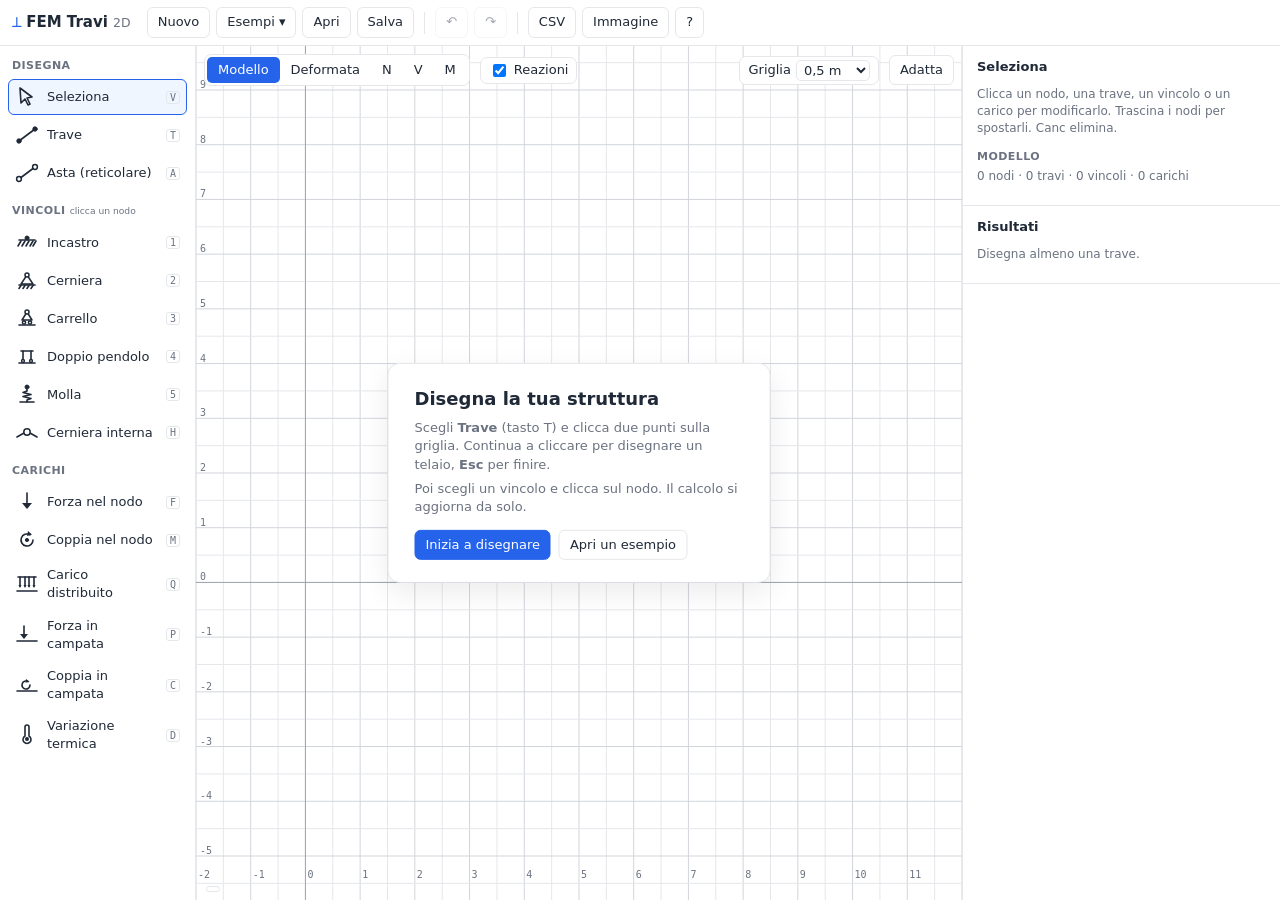
<file: fem_travi/app/static/index.html>
<!doctype html>
<html lang="it">
<head>
<meta charset="utf-8">
<meta name="viewport" content="width=device-width, initial-scale=1">
<title>FEM Travi</title>
<link rel="stylesheet" href="style.css">
</head>
<body>
<header class="topbar">
  <div class="brand"><span class="logo">⟂</span> FEM Travi <small>2D</small></div>
  <div class="actions">
    <button id="btn-nuovo" title="Nuovo modello">Nuovo</button>
    <div class="dropdown">
      <button id="btn-esempi">Esempi ▾</button>
      <div class="menu" id="menu-esempi"></div>
    </div>
    <button id="btn-apri" title="Apri un modello .json">Apri</button>
    <button id="btn-salva" title="Salva il modello (.json, leggibile anche da Python)">Salva</button>
    <span class="sep"></span>
    <button id="btn-undo" title="Annulla (Ctrl+Z)">↶</button>
    <button id="btn-redo" title="Ripeti (Ctrl+Y)">↷</button>
    <span class="sep"></span>
    <button id="btn-csv" title="Esporta risultati in CSV (Excel)">CSV</button>
    <button id="btn-png" title="Salva l'immagine del disegno">Immagine</button>
    <button id="btn-aiuto" title="Guida rapida">?</button>
  </div>
  <input type="file" id="file-in" accept=".json,application/json" hidden>
</header>

<main class="layout">
  <!-- Strumenti -->
  <nav class="tools" id="tools">
    <div class="group">
      <div class="gtitle">Disegna</div>
      <button class="tool" data-tool="seleziona" data-key="V"><svg viewBox="0 0 24 24"><path d="M5 3l12 9-5 1 3 6-2 1-3-6-4 4z"/></svg><span>Seleziona</span><kbd>V</kbd></button>
      <button class="tool" data-tool="trave" data-key="T"><svg viewBox="0 0 24 24"><circle cx="4" cy="18" r="2.2"/><circle cx="20" cy="6" r="2.2"/><path d="M4 18L20 6" stroke-width="3"/></svg><span>Trave</span><kbd>T</kbd></button>
      <button class="tool" data-tool="asta" data-key="A"><svg viewBox="0 0 24 24"><circle cx="4" cy="18" r="2.4" class="open"/><circle cx="20" cy="6" r="2.4" class="open"/><path d="M6 16.5L18 7.5" stroke-width="1.6"/></svg><span>Asta (reticolare)</span><kbd>A</kbd></button>
    </div>
    <div class="group">
      <div class="gtitle">Vincoli <small>clicca un nodo</small></div>
      <button class="tool" data-tool="incastro" data-key="1"><svg viewBox="0 0 24 24"><path d="M4 9h16" stroke-width="3"/><path d="M6 10l-3 5M10 10l-3 5M14 10l-3 5M18 10l-3 5M21 10l-3 5" stroke-width="1"/><circle cx="12" cy="7" r="2"/></svg><span>Incastro</span><kbd>1</kbd></button>
      <button class="tool" data-tool="cerniera" data-key="2"><svg viewBox="0 0 24 24"><path d="M12 6l-6 9h12z" class="open"/><circle cx="12" cy="6" r="2" class="open"/><path d="M4 16h16" stroke-width="1.6"/><path d="M6 16.5l-2 3M10 16.5l-2 3M14 16.5l-2 3M18 16.5l-2 3" stroke-width="1"/></svg><span>Cerniera</span><kbd>2</kbd></button>
      <button class="tool" data-tool="carrello" data-key="3"><svg viewBox="0 0 24 24"><path d="M12 5l-5 8h10z" class="open"/><circle cx="12" cy="5" r="2" class="open"/><circle cx="9" cy="15.5" r="1.6" class="open"/><circle cx="15" cy="15.5" r="1.6" class="open"/><path d="M4 18h16" stroke-width="1.6"/></svg><span>Carrello</span><kbd>3</kbd></button>
      <button class="tool" data-tool="doppio_pendolo" data-key="4"><svg viewBox="0 0 24 24"><path d="M6 6h12" stroke-width="2.4"/><path d="M8 6v10M16 6v10" stroke-width="1.6"/><circle cx="8" cy="16" r="1.4" class="open"/><circle cx="16" cy="16" r="1.4" class="open"/><path d="M4 18h16" stroke-width="1.6"/></svg><span>Doppio pendolo</span><kbd>4</kbd></button>
      <button class="tool" data-tool="molla" data-key="5"><svg viewBox="0 0 24 24"><circle cx="12" cy="4" r="2"/><path d="M12 6v2l-4 1.5 8 2-8 2 8 2-4 1.5v2" stroke-width="1.4"/><path d="M5 19h14" stroke-width="1.6"/></svg><span>Molla</span><kbd>5</kbd></button>
      <button class="tool" data-tool="cerniera_interna" data-key="H"><svg viewBox="0 0 24 24"><path d="M2 16L9 12M15 12l7 4" stroke-width="3"/><circle cx="12" cy="11" r="3.2" class="open"/></svg><span>Cerniera interna</span><kbd>H</kbd></button>
    </div>
    <div class="group">
      <div class="gtitle">Carichi</div>
      <button class="tool" data-tool="forza" data-key="F"><svg viewBox="0 0 24 24"><path d="M12 3v14" stroke-width="2"/><path d="M7 13l5 6 5-6z" class="fill"/></svg><span>Forza nel nodo</span><kbd>F</kbd></button>
      <button class="tool" data-tool="coppia" data-key="M"><svg viewBox="0 0 24 24"><path d="M18 12a6 6 0 1 1-3-5.2" stroke-width="2" fill="none"/><path d="M13 3l4 3.5-5 1.5z" class="fill"/><circle cx="12" cy="12" r="1.6"/></svg><span>Coppia nel nodo</span><kbd>M</kbd></button>
      <button class="tool" data-tool="distribuito" data-key="Q"><svg viewBox="0 0 24 24"><path d="M3 5h18" stroke-width="1.4"/><path d="M5 5v9M10 5v9M14 5v9M19 5v9" stroke-width="1.3"/><path d="M3.5 13l1.5 3 1.5-3M8.5 13l1.5 3 1.5-3M12.5 13l1.5 3 1.5-3M17.5 13l1.5 3 1.5-3" class="fill"/><path d="M2 19h20" stroke-width="2.4"/></svg><span>Carico distribuito</span><kbd>Q</kbd></button>
      <button class="tool" data-tool="forza_campata" data-key="P"><svg viewBox="0 0 24 24"><path d="M9 3v11" stroke-width="2"/><path d="M5 11l4 5 4-5z" class="fill"/><path d="M2 18h20" stroke-width="2.4"/></svg><span>Forza in campata</span><kbd>P</kbd></button>
      <button class="tool" data-tool="coppia_campata" data-key="C"><svg viewBox="0 0 24 24"><path d="M15 12a4 4 0 1 1-2-3.4" stroke-width="1.8" fill="none"/><path d="M11 6l3.5 2.5-4 1.2z" class="fill"/><path d="M2 18h20" stroke-width="2.4"/></svg><span>Coppia in campata</span><kbd>C</kbd></button>
      <button class="tool" data-tool="termico" data-key="D"><svg viewBox="0 0 24 24"><path d="M10 4a2 2 0 0 1 4 0v9a4 4 0 1 1-4 0z" stroke-width="1.6" fill="none"/><circle cx="12" cy="16" r="2" class="fill"/></svg><span>Variazione termica</span><kbd>D</kbd></button>
    </div>
  </nav>

  <!-- Disegno -->
  <section class="stage">
    <div class="hint" id="hint"></div>
    <div class="viewbar">
      <div class="seg" id="viste">
        <button data-vista="modello" class="on">Modello</button>
        <button data-vista="deformata">Deformata</button>
        <button data-vista="N">N</button>
        <button data-vista="V">V</button>
        <button data-vista="M">M</button>
      </div>
      <label class="chk"><input type="checkbox" id="chk-reazioni" checked> Reazioni</label>
      <label class="chk" id="scala-wrap" hidden>Scala <input type="range" id="scala" min="-2" max="2" step="0.1" value="0"></label>
      <span class="grow"></span>
      <label class="chk">Griglia
        <select id="griglia">
          <option value="0.1">0,1 m</option><option value="0.25">0,25 m</option>
          <option value="0.5" selected>0,5 m</option><option value="1">1 m</option>
        </select>
      </label>
      <button id="btn-fit" title="Adatta la vista (tasto 0)">Adatta</button>
    </div>
    <svg id="canvas" tabindex="0"></svg>
    <div class="coords" id="coords"></div>
    <div class="empty" id="empty">
      <h2>Disegna la tua struttura</h2>
      <p>Scegli <b>Trave</b> (tasto T) e clicca due punti sulla griglia. Continua a cliccare per disegnare un telaio, <b>Esc</b> per finire.</p>
      <p>Poi scegli un vincolo e clicca sul nodo. Il calcolo si aggiorna da solo.</p>
      <div class="empty-actions">
        <button class="primary" id="empty-trave">Inizia a disegnare</button>
        <button id="empty-esempio">Apri un esempio</button>
      </div>
    </div>
  </section>

  <!-- Pannello -->
  <aside class="panel">
    <section class="card" id="props"></section>
    <section class="card" id="risultati"></section>
  </aside>
</main>

<dialog id="aiuto">
  <h2>Guida rapida</h2>
  <ul>
    <li><b>Travi</b>: strumento Trave, click sul punto iniziale e poi sui successivi. Esc o tasto destro per finire. Cliccando su una trave esistente la si spezza in quel punto.</li>
    <li><b>Vincoli</b>: scegli il vincolo e clicca il nodo. Clicca di nuovo sullo stesso nodo per ruotarlo di 90°, oppure scrivi l'angolo nel pannello.</li>
    <li><b>Carichi</b>: imposta intensità e verso nel pannello a destra, poi clicca il nodo o la trave. Il carico appena creato resta selezionato e si può correggere subito.</li>
    <li><b>Seleziona</b> (V): clicca un oggetto per modificarlo, trascina i nodi per spostarli, Canc per eliminare. Rotella per lo zoom, trascina lo sfondo per spostarti.</li>
    <li><b>Convenzioni</b>: N &gt; 0 trazione. M è disegnato dal lato delle fibre tese (M &gt; 0 tende le fibre inferiori). Unità: kN, m.</li>
    <li>Il file salvato si apre anche da Python: <code>fem_travi.carica_json("file.json").risolvi()</code>.</li>
  </ul>
  <form method="dialog"><button class="primary">Ho capito</button></form>
</dialog>

<script src="app.js"></script>
</body>
</html>
</file>
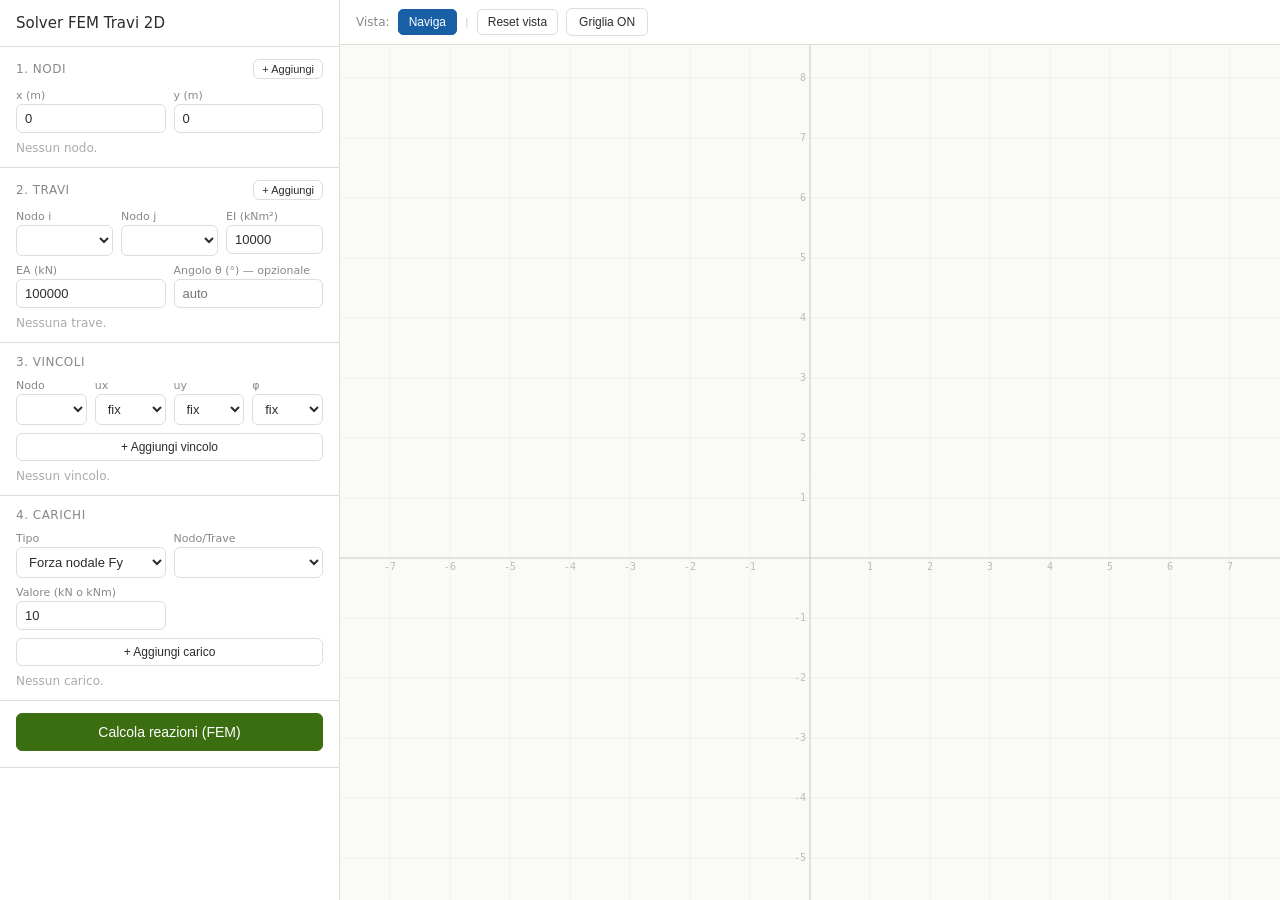
<file: fem_travi/solver_travi_fem.html>
<!DOCTYPE html>
<html lang="it">
<head>
<meta charset="UTF-8">
<meta name="viewport" content="width=device-width, initial-scale=1.0">
<title>Solver FEM Travi 2D</title>
<style>
*{box-sizing:border-box;margin:0;padding:0}
body{font-family:system-ui,sans-serif;background:#f5f5f3;color:#2c2c2a;font-size:14px}
.app{display:grid;grid-template-columns:340px 1fr;height:100vh;overflow:hidden}
.sidebar{background:#fff;border-right:1px solid #e0ddd5;overflow-y:auto;display:flex;flex-direction:column}
.main{display:flex;flex-direction:column;overflow:hidden}
.sidebar-header{padding:14px 16px;border-bottom:1px solid #e0ddd5;font-size:15px;font-weight:500}
.section{border-bottom:1px solid #e0ddd5;padding:12px 16px}
.section-title{font-size:12px;font-weight:500;color:#888;text-transform:uppercase;letter-spacing:.5px;margin-bottom:10px;display:flex;justify-content:space-between;align-items:center}
.form-row{display:grid;gap:8px;margin-bottom:8px}
.form-row.cols2{grid-template-columns:1fr 1fr}
.form-row.cols3{grid-template-columns:1fr 1fr 1fr}
.form-row.cols4{grid-template-columns:1fr 1fr 1fr 1fr}
label{font-size:11px;color:#888;display:block;margin-bottom:2px}
input,select{width:100%;padding:6px 8px;border:1px solid #ddd;border-radius:6px;font-size:13px;background:#fff;color:#2c2c2a}
input:focus,select:focus{outline:none;border-color:#378ADD}
button{padding:6px 12px;border:1px solid #ddd;border-radius:6px;background:#fff;color:#2c2c2a;font-size:12px;cursor:pointer;font-weight:500}
button:hover{background:#f5f5f3}
button.primary{background:#185FA5;color:#fff;border-color:#185FA5}
button.primary:hover{background:#0C447C}
button.success{background:#3B6D11;color:#fff;border-color:#3B6D11}
button.success:hover{background:#27500A}
button.danger-sm{background:none;border:none;color:#A32D2D;cursor:pointer;font-size:11px;padding:2px 6px}
button.danger-sm:hover{background:#FCEBEB;border-radius:4px}
.item{background:#f9f9f7;border:1px solid #e8e5de;border-radius:6px;padding:8px 10px;margin-bottom:6px;display:flex;justify-content:space-between;align-items:flex-start}
.item-info{font-size:12px;line-height:1.6}
.item-name{font-weight:500;font-size:13px}
.tag{display:inline-block;font-size:10px;padding:1px 7px;border-radius:999px;font-weight:500;margin-right:4px}
.tag-nodo{background:#E6F1FB;color:#0C447C}
.tag-trave{background:#EEEDFE;color:#3C3489}
.tag-vincolo{background:#EAF3DE;color:#27500A}
.tag-carico{background:#FAECE7;color:#712B13}
.tag-triangolare{background:#FAEEDA;color:#633806}
.tag-momento{background:#FBEAF0;color:#72243E}
canvas{display:block}
.canvas-wrap{flex:1;position:relative;background:#fafaf8}
.toolbar{background:#fff;border-bottom:1px solid #e0ddd5;padding:8px 16px;display:flex;gap:8px;align-items:center;flex-wrap:wrap}
.results-panel{background:#fff;border-top:1px solid #e0ddd5;max-height:220px;overflow-y:auto;padding:12px 16px}
.results-grid{display:grid;grid-template-columns:repeat(auto-fill,minmax(160px,1fr));gap:8px;margin-bottom:10px}
.res-card{background:#f5f5f3;border-radius:6px;padding:8px 12px}
.res-label{font-size:11px;color:#888}
.res-val{font-size:18px;font-weight:500}
.res-pos{color:#3B6D11}.res-neg{color:#A32D2D}
.matrix-wrap{overflow-x:auto;margin-top:8px}
table.matrix{border-collapse:collapse;font-size:11px;font-family:monospace}
table.matrix td{padding:3px 8px;border:1px solid #e0ddd5;text-align:right;min-width:70px}
table.matrix th{padding:3px 8px;background:#f5f5f3;border:1px solid #e0ddd5;text-align:center;font-weight:500}
.alert{padding:8px 12px;border-radius:6px;font-size:12px;margin-bottom:8px}
.alert-err{background:#FCEBEB;color:#A32D2D}
.alert-ok{background:#EAF3DE;color:#27500A}
.tab-bar{display:flex;gap:4px;margin-bottom:10px}
.tab{padding:5px 12px;border-radius:5px;cursor:pointer;font-size:12px;border:1px solid #ddd;background:#fff}
.tab.active{background:#185FA5;color:#fff;border-color:#185FA5}
.steps{font-size:12px;line-height:2;color:#444}
.tooltip{position:absolute;background:#2c2c2a;color:#fff;font-size:11px;padding:4px 8px;border-radius:5px;pointer-events:none;display:none;z-index:10;white-space:nowrap}
.mode-btn{padding:5px 10px;border-radius:5px;border:1px solid #ddd;background:#fff;cursor:pointer;font-size:12px}
.mode-btn.active{background:#185FA5;color:#fff;border-color:#185FA5}
</style>
</head>
<body>
<div class="app">

<div class="sidebar">
  <div class="sidebar-header">Solver FEM Travi 2D</div>

  <div class="section">
    <div class="section-title">1. Nodi
      <button onclick="addNodo()" style="font-size:11px;padding:3px 8px">+ Aggiungi</button>
    </div>
    <div class="form-row cols2">
      <div><label>x (m)</label><input type="number" id="nx" value="0" step="0.5"></div>
      <div><label>y (m)</label><input type="number" id="ny" value="0" step="0.5"></div>
    </div>
    <div id="nodi-list"><p style="font-size:12px;color:#aaa">Nessun nodo.</p></div>
  </div>

  <div class="section">
    <div class="section-title">2. Travi
      <button onclick="addTrave()" style="font-size:11px;padding:3px 8px">+ Aggiungi</button>
    </div>
    <div class="form-row cols3">
      <div><label>Nodo i</label><select id="ti"></select></div>
      <div><label>Nodo j</label><select id="tj"></select></div>
      <div><label>EI (kNm²)</label><input type="number" id="tEI" value="10000" step="1000"></div>
    </div>
    <div class="form-row cols2">
      <div><label>EA (kN)</label><input type="number" id="tEA" value="100000" step="10000"></div>
      <div><label>Angolo θ (°) — opzionale</label><input type="number" id="ttheta" value="" placeholder="auto" step="5"></div>
    </div>
    <div id="travi-list"><p style="font-size:12px;color:#aaa">Nessuna trave.</p></div>
  </div>

  <div class="section">
    <div class="section-title">3. Vincoli</div>
    <div class="form-row cols4">
      <div><label>Nodo</label><select id="vnodo"></select></div>
      <div><label>ux</label><select id="vux"><option value="free">lib</option><option value="fix" selected>fix</option></select></div>
      <div><label>uy</label><select id="vuy"><option value="free">lib</option><option value="fix" selected>fix</option></select></div>
      <div><label>φ</label><select id="vphi"><option value="free">lib</option><option value="fix" selected>fix</option></select></div>
    </div>
    <button onclick="addVincolo()" style="width:100%;margin-bottom:8px">+ Aggiungi vincolo</button>
    <div id="vincoli-list"><p style="font-size:12px;color:#aaa">Nessun vincolo.</p></div>
  </div>

  <div class="section">
    <div class="section-title">4. Carichi</div>
    <div class="form-row cols2">
      <div><label>Tipo</label>
        <select id="ctype" onchange="updateCaricoCampi()">
          <option value="nodo_fy">Forza nodale Fy</option>
          <option value="nodo_fx">Forza nodale Fx</option>
          <option value="nodo_m">Momento nodale</option>
          <option value="uniforme">Distribuito uniforme</option>
          <option value="triangolare_sx">Triangolare (max a sx)</option>
          <option value="triangolare_dx">Triangolare (max a dx)</option>
        </select>
      </div>
      <div id="campo-nodo-trave"><label id="lbl-nt">Nodo/Trave</label><select id="cobj"></select></div>
    </div>
    <div class="form-row cols2">
      <div><label id="lbl-val1">Valore (kN o kNm)</label><input type="number" id="cval1" value="10" step="0.5"></div>
      <div id="campo-val2" style="display:none"><label id="lbl-val2">Valore fine q₂ (kN/m)</label><input type="number" id="cval2" value="0" step="0.5"></div>
    </div>
    <button onclick="addCarico()" style="width:100%;margin-bottom:8px">+ Aggiungi carico</button>
    <div id="carichi-list"><p style="font-size:12px;color:#aaa">Nessun carico.</p></div>
  </div>

  <div class="section" style="padding-bottom:16px">
    <button class="success" style="width:100%;padding:10px;font-size:14px" onclick="solve()">Calcola reazioni (FEM)</button>
  </div>
</div>

<div class="main">
  <div class="toolbar">
    <span style="font-size:12px;color:#888;font-weight:500">Vista:</span>
    <button class="mode-btn active" id="btn-pan" onclick="setMode('pan')">Naviga</button>
    <span style="font-size:11px;color:#ccc">|</span>
    <button class="mode-btn" onclick="resetView()">Reset vista</button>
    <button onclick="toggleGrid()" id="btn-grid" style="font-size:12px">Griglia ON</button>
    <span style="flex:1"></span>
    <span id="status-bar" style="font-size:12px;color:#888"></span>
  </div>

  <div class="canvas-wrap" id="canvas-wrap">
    <canvas id="c"></canvas>
    <div class="tooltip" id="tooltip"></div>
  </div>

  <div class="results-panel" id="results-panel" style="display:none">
    <div class="tab-bar">
      <div class="tab active" onclick="showTab('reazioni')">Reazioni</div>
      <div class="tab" onclick="showTab('matrix')">Matrice K</div>
      <div class="tab" onclick="showTab('steps')">Passaggi</div>
    </div>
    <div id="tab-reazioni"></div>
    <div id="tab-matrix" style="display:none"></div>
    <div id="tab-steps" style="display:none"></div>
  </div>
</div>

</div>

<script>
let nodi=[], travi=[], vincoli=[], carichi=[];
let lastSol=null;

// canvas & view
let cam={x:0,y:0,scale:60};
let showGrid=true;
let mode='pan';
let dragging=false, dragStart={x:0,y:0}, camStart={x:0,y:0};

const canvas=document.getElementById('c');
const ctx=canvas.getContext('2d');
const wrap=document.getElementById('canvas-wrap');

function resize(){
  canvas.width=wrap.clientWidth;
  canvas.height=wrap.clientHeight;
  draw();
}

function worldToScreen(wx,wy){
  return {x: cam.x + wx*cam.scale, y: cam.y - wy*cam.scale};
}
function screenToWorld(sx,sy){
  return {x:(sx-cam.x)/cam.scale, y:-(sy-cam.y)/cam.scale};
}

canvas.addEventListener('mousedown',e=>{
  if(mode==='pan'){dragging=true;dragStart={x:e.clientX,y:e.clientY};camStart={x:cam.x,y:cam.y};}
});
canvas.addEventListener('mousemove',e=>{
  const rect=canvas.getBoundingClientRect();
  const mx=e.clientX-rect.left, my=e.clientY-rect.top;
  if(dragging&&mode==='pan'){cam.x=camStart.x+(e.clientX-dragStart.x);cam.y=camStart.y+(e.clientY-dragStart.y);draw();}
  updateTooltip(mx,my);
});
canvas.addEventListener('mouseup',()=>{dragging=false;});
canvas.addEventListener('wheel',e=>{
  e.preventDefault();
  const rect=canvas.getBoundingClientRect();
  const mx=e.clientX-rect.left, my=e.clientY-rect.top;
  const wBefore=screenToWorld(mx,my);
  cam.scale*=e.deltaY<0?1.12:0.89;
  cam.scale=Math.max(10,Math.min(300,cam.scale));
  const wAfter=screenToWorld(mx,my);
  cam.x+=(wAfter.x-wBefore.x)*cam.scale;
  cam.y-=(wAfter.y-wBefore.y)*cam.scale;
  draw();
},{passive:false});

function setMode(m){mode=m;document.querySelectorAll('.mode-btn').forEach(b=>b.classList.remove('active'));document.getElementById('btn-'+m).classList.add('active');}
function toggleGrid(){showGrid=!showGrid;document.getElementById('btn-grid').textContent='Griglia '+(showGrid?'ON':'OFF');draw();}
function resetView(){
  if(nodi.length===0){cam={x:canvas.width/2,y:canvas.height/2,scale:60};draw();return;}
  const xs=nodi.map(n=>n.x), ys=nodi.map(n=>n.y);
  const minX=Math.min(...xs), maxX=Math.max(...xs), minY=Math.min(...ys), maxY=Math.max(...ys);
  const padX=(maxX-minX)||4, padY=(maxY-minY)||4;
  const scX=canvas.width/(padX*2.5), scY=canvas.height/(padY*2.5);
  cam.scale=Math.max(20,Math.min(150,Math.min(scX,scY)));
  cam.x=canvas.width/2-((minX+maxX)/2)*cam.scale;
  cam.y=canvas.height/2+((minY+maxY)/2)*cam.scale;
  draw();
}

function updateTooltip(mx,my){
  const w=screenToWorld(mx,my);
  const tt=document.getElementById('tooltip');
  let found=null;
  nodi.forEach((n,i)=>{
    const s=worldToScreen(n.x,n.y);
    if(Math.hypot(mx-s.x,my-s.y)<10) found=`Nodo ${i+1} (${n.x.toFixed(2)}, ${n.y.toFixed(2)})`;
  });
  travi.forEach((t,i)=>{
    if(found) return;
    const ni=nodi[t.i], nj=nodi[t.j];
    if(!ni||!nj) return;
    const mx2=(ni.x+nj.x)/2, my2=(ni.y+nj.y)/2;
    const s=worldToScreen(mx2,my2);
    if(Math.hypot(mx-s.x,my-s.y)<14) found=`Trave ${i+1}: L=${t.L.toFixed(3)}m, θ=${(t.theta*180/Math.PI).toFixed(1)}°`;
  });
  if(found){tt.style.display='block';tt.style.left=(mx+12)+'px';tt.style.top=(my-4)+'px';tt.textContent=found;}
  else tt.style.display='none';
  document.getElementById('status-bar').textContent=`x=${w.x.toFixed(2)} m  y=${w.y.toFixed(2)} m`;
}

function draw(){
  const W=canvas.width, H=canvas.height;
  ctx.clearRect(0,0,W,H);
  ctx.fillStyle='#fafaf8';ctx.fillRect(0,0,W,H);

  if(showGrid){
    const step=pickGridStep();
    const tl=screenToWorld(0,0), br=screenToWorld(W,H);
    const x0=Math.floor(Math.min(tl.x,br.x)/step)*step;
    const x1=Math.ceil(Math.max(tl.x,br.x)/step)*step;
    const y0=Math.floor(Math.min(tl.y,br.y)/step)*step;
    const y1=Math.ceil(Math.max(tl.y,br.y)/step)*step;
    ctx.strokeStyle='#e8e5de';ctx.lineWidth=0.5;
    for(let gx=x0;gx<=x1;gx+=step){const s=worldToScreen(gx,0);ctx.beginPath();ctx.moveTo(s.x,0);ctx.lineTo(s.x,H);ctx.stroke();}
    for(let gy=y0;gy<=y1;gy+=step){const s=worldToScreen(0,gy);ctx.beginPath();ctx.moveTo(0,s.y);ctx.lineTo(W,s.y);ctx.stroke();}
    ctx.strokeStyle='#ccc';ctx.lineWidth=1;
    const ox=worldToScreen(0,0);
    ctx.beginPath();ctx.moveTo(ox.x,0);ctx.lineTo(ox.x,H);ctx.stroke();
    ctx.beginPath();ctx.moveTo(0,ox.y);ctx.lineTo(W,ox.y);ctx.stroke();
    ctx.fillStyle='#bbb';ctx.font='10px monospace';ctx.textAlign='center';
    for(let gx=x0;gx<=x1;gx+=step){const s=worldToScreen(gx,0);if(gx!==0)ctx.fillText(gx,s.x,ox.y+12);}
    ctx.textAlign='right';
    for(let gy=y0;gy<=y1;gy+=step){const s=worldToScreen(0,gy);if(gy!==0)ctx.fillText(gy,ox.x-4,s.y+3);}
  }

  travi.forEach((t,i)=>{
    const ni=nodi[t.i], nj=nodi[t.j];
    if(!ni||!nj) return;
    const si=worldToScreen(ni.x,ni.y), sj=worldToScreen(nj.x,nj.y);
    ctx.strokeStyle='#534AB7';ctx.lineWidth=3;ctx.lineCap='round';
    ctx.beginPath();ctx.moveTo(si.x,si.y);ctx.lineTo(sj.x,sj.y);ctx.stroke();
    const mx=(si.x+sj.x)/2, my=(si.y+sj.y)/2;
    ctx.fillStyle='#534AB7';ctx.font='bold 11px sans-serif';ctx.textAlign='center';
    ctx.fillText('T'+(i+1),mx,my-7);
  });

  carichi.forEach(c=>{
    if(c.type.startsWith('nodo')){
      const n=nodi[c.obj];if(!n) return;
      const s=worldToScreen(n.x,n.y);
      drawArrow(ctx,s.x,s.y,c.type==='nodo_fx'?-1:0,c.type==='nodo_fy'?-1:0,c.val1,'#D85A30');
    } else {
      const t=travi[c.obj];if(!t) return;
      const ni=nodi[t.i],nj=nodi[t.j];if(!ni||!nj) return;
      drawDistributed(ctx,ni,nj,c,t.theta);
    }
  });

  vincoli.forEach(v=>{
    const n=nodi[v.nodo];if(!n) return;
    const s=worldToScreen(n.x,n.y);
    drawVincolo(ctx,s,v);
  });

  nodi.forEach((n,i)=>{
    const s=worldToScreen(n.x,n.y);
    ctx.fillStyle='#fff';ctx.strokeStyle='#185FA5';ctx.lineWidth=2;
    ctx.beginPath();ctx.arc(s.x,s.y,6,0,Math.PI*2);ctx.fill();ctx.stroke();
    ctx.fillStyle='#185FA5';ctx.font='bold 11px sans-serif';ctx.textAlign='left';
    ctx.fillText('N'+(i+1),s.x+8,s.y-5);
  });

  if(lastSol) drawDeformed();
}

function pickGridStep(){
  const mPerPx=1/cam.scale;
  const raw=mPerPx*80;
  const exp=Math.pow(10,Math.floor(Math.log10(raw)));
  const norm=raw/exp;
  if(norm<2) return exp;
  if(norm<5) return 2*exp;
  return 5*exp;
}

function drawArrow(ctx,x,y,dx,dy,val,col){
  const len=30, hw=6;
  const ax=x+dx*len, ay=y+dy*len;
  ctx.strokeStyle=col;ctx.fillStyle=col;ctx.lineWidth=2;
  ctx.beginPath();ctx.moveTo(x,y);ctx.lineTo(ax,ay);ctx.stroke();
  const angle=Math.atan2(y-ay,x-ax);
  ctx.beginPath();
  ctx.moveTo(x,y);
  ctx.lineTo(x+Math.cos(angle+0.4)*hw,y+Math.sin(angle+0.4)*hw);
  ctx.lineTo(x+Math.cos(angle-0.4)*hw,y+Math.sin(angle-0.4)*hw);
  ctx.closePath();ctx.fill();
  ctx.fillStyle=col;ctx.font='10px sans-serif';ctx.textAlign='center';
  ctx.fillText(Math.abs(val).toFixed(1)+'kN',ax,ay-6);
}

function drawDistributed(ctx,ni,nj,c,theta){
  const si=worldToScreen(ni.x,ni.y), sj=worldToScreen(nj.x,nj.y);
  const dx=sj.x-si.x, dy=sj.y-si.y;
  const L=Math.hypot(dx,dy);
  const nx=-dy/L, ny=dx/L;
  const steps=8;
  const q1=c.val1, q2=(c.type==='triangolare_sx')?0:(c.type==='triangolare_dx')?0:c.val2||c.val1;
  const qstart=(c.type==='triangolare_dx')?0:q1;
  const qend=(c.type==='triangolare_sx')?0:q1;
  ctx.strokeStyle='#BA7517';ctx.lineWidth=1.5;
  const scale=0.6;
  ctx.beginPath();
  for(let k=0;k<=steps;k++){
    const t=k/steps;
    const qk=qstart*(1-t)+qend*t;
    const bx=si.x+t*dx, by=si.y+t*dy;
    const tx=bx+nx*qk*scale, ty=by+ny*qk*scale;
    if(k===0) ctx.moveTo(tx,ty); else ctx.lineTo(tx,ty);
  }
  ctx.stroke();
  for(let k=0;k<=steps;k++){
    const t=k/steps;
    const qk=qstart*(1-t)+qend*t;
    if(Math.abs(qk)<0.01) continue;
    const bx=si.x+t*dx, by=si.y+t*dy;
    const tx=bx+nx*qk*scale, ty=by+ny*qk*scale;
    ctx.beginPath();ctx.moveTo(tx,ty);ctx.lineTo(bx,by);ctx.stroke();
    ctx.fillStyle='#BA7517';
    const ang=Math.atan2(by-ty,bx-tx);
    ctx.beginPath();ctx.moveTo(bx,by);
    ctx.lineTo(bx+Math.cos(ang+0.4)*5,by+Math.sin(ang+0.4)*5);
    ctx.lineTo(bx+Math.cos(ang-0.4)*5,by+Math.sin(ang-0.4)*5);
    ctx.closePath();ctx.fill();
  }
  const mx=(si.x+sj.x)/2, my2=(si.y+sj.y)/2;
  ctx.fillStyle='#BA7517';ctx.font='10px sans-serif';ctx.textAlign='center';
  ctx.fillText(q1.toFixed(1)+'kN/m',mx+nx*20,my2+ny*20);
}

function drawVincolo(ctx,s,v){
  const sz=12;
  ctx.strokeStyle='#3B6D11';ctx.lineWidth=1.5;ctx.fillStyle='#EAF3DE';
  if(!v.ux&&!v.uy&&!v.phi){
    ctx.beginPath();ctx.moveTo(s.x,s.y+2);ctx.lineTo(s.x-sz,s.y+sz+2);ctx.lineTo(s.x+sz,s.y+sz+2);ctx.closePath();
    ctx.fill();ctx.stroke();
    for(let k=-1;k<=1;k++){ctx.beginPath();ctx.moveTo(s.x+k*sz*0.6,s.y+sz+2);ctx.lineTo(s.x+k*sz*0.6-4,s.y+sz+8);ctx.stroke();}
  } else if(!v.ux&&!v.uy&&v.phi){
    ctx.beginPath();ctx.moveTo(s.x,s.y+2);ctx.lineTo(s.x-sz,s.y+sz+2);ctx.lineTo(s.x+sz,s.y+sz+2);ctx.closePath();
    ctx.fill();ctx.stroke();
    ctx.beginPath();ctx.arc(s.x,s.y,4,0,Math.PI*2);ctx.fillStyle='#3B6D11';ctx.fill();
  } else if(v.ux&&!v.uy&&v.phi){
    ctx.fillRect(s.x-sz,s.y-sz/2,2,sz);
    ctx.beginPath();ctx.moveTo(s.x,s.y+2);ctx.lineTo(s.x-sz,s.y+sz+2);ctx.lineTo(s.x+sz,s.y+sz+2);ctx.closePath();
    ctx.fill();ctx.stroke();
  } else {
    ctx.fillStyle='#3B6D11';
    ctx.fillRect(s.x-sz,s.y-sz,sz*2,sz*2);
    ctx.fillStyle='#EAF3DE';ctx.fillRect(s.x-sz+2,s.y-sz+2,sz*2-4,sz*2-4);
  }
  let labels=[];
  if(!v.ux) labels.push('ux');
  if(!v.uy) labels.push('uy');
  if(!v.phi) labels.push('φ');
  ctx.fillStyle='#3B6D11';ctx.font='9px sans-serif';ctx.textAlign='center';
  ctx.fillText(labels.join(','),s.x,s.y+sz+16);
}

function drawDeformed(){
  if(!lastSol||!lastSol.U) return;
  const U=lastSol.U;
  const absVals=U.map(Math.abs).filter(v=>isFinite(v)&&v>0);
  if(absVals.length===0) return;
  const maxU=Math.max(...absVals);
  const ampScale=(cam.scale*1.5)/Math.max(maxU*cam.scale,1);
  travi.forEach(t=>{
    const ni=nodi[t.i],nj=nodi[t.j];if(!ni||!nj) return;
    const dofs=[t.i*3,t.i*3+1,t.i*3+2,t.j*3,t.j*3+1,t.j*3+2];
    const u=dofs.map(d=>(U[d]||0)*ampScale);
    const cs=Math.cos(t.theta),sn=Math.sin(t.theta);
    const steps=24;
    ctx.strokeStyle='rgba(216,90,48,0.55)';ctx.lineWidth=1.5;ctx.setLineDash([4,3]);
    ctx.beginPath();
    for(let k=0;k<=steps;k++){
      const xi=k/steps;
      const N1=1-3*xi*xi+2*xi*xi*xi;
      const N2=xi*(1-xi)*(1-xi)*t.L;
      const N3=3*xi*xi-2*xi*xi*xi;
      const N4=xi*xi*(xi-1)*t.L;
      const ul_i= cs*u[0]+sn*u[1];
      const vl_i=-sn*u[0]+cs*u[1];
      const phi_i=u[2];
      const ul_j= cs*u[3]+sn*u[4];
      const vl_j=-sn*u[3]+cs*u[4];
      const phi_j=u[5];
      const ul=ul_i*(1-xi)+ul_j*xi;
      const vl=N1*vl_i+N2*phi_i+N3*vl_j+N4*phi_j;
      const xg=ni.x+(nj.x-ni.x)*xi+cs*ul-sn*vl;
      const yg=ni.y+(nj.y-ni.y)*xi+sn*ul+cs*vl;
      const sp=worldToScreen(xg,yg);
      if(k===0) ctx.moveTo(sp.x,sp.y); else ctx.lineTo(sp.x,sp.y);
    }
    ctx.stroke();ctx.setLineDash([]);
  });
}

function updateSelects(){
  ['ti','tj','vnodo','cobj'].forEach(id=>{
    const el=document.getElementById(id);
    const old=el.value;
    if(id==='cobj'){updateCaricoCampi();return;}
    el.innerHTML=nodi.map((n,i)=>`<option value="${i}">N${i+1} (${n.x},${n.y})</option>`).join('');
    if(old<nodi.length) el.value=old;
  });
  updateCaricoCampi();
}

function updateCaricoCampi(){
  const t=document.getElementById('ctype').value;
  const isNodal=t.startsWith('nodo');
  const lbl=document.getElementById('lbl-nt');
  lbl.textContent=isNodal?'Nodo':'Trave';
  const el=document.getElementById('cobj');
  if(isNodal){
    el.innerHTML=nodi.map((n,i)=>`<option value="${i}">N${i+1}</option>`).join('');
  } else {
    el.innerHTML=travi.map((tr,i)=>`<option value="${i}">T${i+1}</option>`).join('');
  }
  document.getElementById('campo-val2').style.display=(t==='uniforme')?'block':'none';
  document.getElementById('lbl-val1').textContent=t==='nodo_m'?'Momento (kNm)':'Valore q₁ (kN/m o kN)';
}

function addNodo(){
  const x=parseFloat(document.getElementById('nx').value);
  const y=parseFloat(document.getElementById('ny').value);
  if(isNaN(x)||isNaN(y)){alert('Coordinate non valide');return;}
  nodi.push({x,y});
  updateSelects();
  renderNodi();
  if(nodi.length===1) resetView();
  draw();
}

function addTrave(){
  const i=parseInt(document.getElementById('ti').value);
  const j=parseInt(document.getElementById('tj').value);
  if(i===j){alert('I nodi devono essere diversi!');return;}
  const EI=parseFloat(document.getElementById('tEI').value);
  const EA=parseFloat(document.getElementById('tEA').value);
  const thetaInput=document.getElementById('ttheta').value;
  const ni=nodi[i],nj=nodi[j];
  const dx=nj.x-ni.x, dy=nj.y-ni.y;
  const L=Math.hypot(dx,dy);
  if(L<1e-9){alert('I nodi coincidono!');return;}
  const theta=thetaInput===''?Math.atan2(dy,dx):parseFloat(thetaInput)*Math.PI/180;
  travi.push({i,j,EI,EA,L,theta});
  updateCaricoCampi();
  renderTravi();
  draw();
}

function addVincolo(){
  const nodo=parseInt(document.getElementById('vnodo').value);
  if(isNaN(nodo)){alert('Seleziona un nodo');return;}
  const ux=document.getElementById('vux').value==='free';
  const uy=document.getElementById('vuy').value==='free';
  const phi=document.getElementById('vphi').value==='free';
  const existingIdx=vincoli.findIndex(v=>v.nodo===nodo);
  if(existingIdx>=0) vincoli.splice(existingIdx,1);
  vincoli.push({nodo,ux,uy,phi});
  renderVincoli();
  draw();
}

function addCarico(){
  const type=document.getElementById('ctype').value;
  const obj=parseInt(document.getElementById('cobj').value);
  const val1=parseFloat(document.getElementById('cval1').value);
  const val2=parseFloat(document.getElementById('cval2').value)||val1;
  if(isNaN(val1)){alert('Valore non valido');return;}
  carichi.push({type,obj,val1,val2});
  renderCarichi();
  draw();
}

function renderNodi(){
  const el=document.getElementById('nodi-list');
  if(nodi.length===0){el.innerHTML='<p style="font-size:12px;color:#aaa">Nessun nodo.</p>';return;}
  el.innerHTML=nodi.map((n,i)=>`<div class="item"><div class="item-info"><span class="tag tag-nodo">N${i+1}</span> (${n.x.toFixed(2)}, ${n.y.toFixed(2)}) m</div><button class="danger-sm" onclick="removeNodo(${i})">✕</button></div>`).join('');
}
function renderTravi(){
  const el=document.getElementById('travi-list');
  if(travi.length===0){el.innerHTML='<p style="font-size:12px;color:#aaa">Nessuna trave.</p>';return;}
  el.innerHTML=travi.map((t,i)=>`<div class="item"><div class="item-info"><span class="tag tag-trave">T${i+1}</span> N${t.i+1}→N${t.j+1} | L=${t.L.toFixed(2)}m θ=${(t.theta*180/Math.PI).toFixed(1)}° EI=${t.EI}</div><button class="danger-sm" onclick="removeTrave(${i})">✕</button></div>`).join('');
}
function renderVincoli(){
  const el=document.getElementById('vincoli-list');
  if(vincoli.length===0){el.innerHTML='<p style="font-size:12px;color:#aaa">Nessun vincolo.</p>';return;}
  el.innerHTML=vincoli.map((v,i)=>{
    const tipo=!v.ux&&!v.uy&&!v.phi?'incastro':!v.ux&&!v.uy&&v.phi?'cerniera':v.ux&&!v.uy&&v.phi?'carrello':'custom';
    return `<div class="item"><div class="item-info"><span class="tag tag-vincolo">N${v.nodo+1}</span> ${tipo} | ux:${v.ux?'lib':'fix'} uy:${v.uy?'lib':'fix'} φ:${v.phi?'lib':'fix'}</div><button class="danger-sm" onclick="removeVincolo(${i})">✕</button></div>`;
  }).join('');
}
function renderCarichi(){
  const el=document.getElementById('carichi-list');
  if(carichi.length===0){el.innerHTML='<p style="font-size:12px;color:#aaa">Nessun carico.</p>';return;}
  el.innerHTML=carichi.map((c,i)=>{
    const cls=c.type.includes('triangolare')?'triangolare':c.type==='nodo_m'?'momento':'carico';
    const ref=c.type.startsWith('nodo')?`N${c.obj+1}`:`T${c.obj+1}`;
    return `<div class="item"><div class="item-info"><span class="tag tag-${cls}">${c.type.replace(/_/g,' ')}</span> ${ref} | ${c.val1.toFixed(2)} kN${c.type==='uniforme'?' q₂='+c.val2.toFixed(2):''}</div><button class="danger-sm" onclick="removeCarico(${i})">✕</button></div>`;
  }).join('');
}
function removeNodo(i){nodi.splice(i,1);travi=travi.filter(t=>t.i!==i&&t.j!==i);travi.forEach(t=>{if(t.i>i)t.i--;if(t.j>i)t.j--;});vincoli=vincoli.filter(v=>v.nodo!==i);vincoli.forEach(v=>{if(v.nodo>i)v.nodo--;});carichi=carichi.filter(c=>!c.type.startsWith('nodo')||c.obj!==i);updateSelects();renderNodi();renderTravi();renderVincoli();renderCarichi();draw();}
function removeTrave(i){travi.splice(i,1);carichi=carichi.filter(c=>c.type.startsWith('nodo')||c.obj!==i);renderTravi();renderCarichi();draw();}
function removeVincolo(i){vincoli.splice(i,1);renderVincoli();draw();}
function removeCarico(i){carichi.splice(i,1);renderCarichi();draw();}

// FEM solver
function buildKlocal(el){
  const {EI,EA,L}=el;
  const K=Array.from({length:6},()=>new Array(6).fill(0));
  const a=EA/L;
  const b=12*EI/L**3, c=6*EI/L**2, d=4*EI/L, e=2*EI/L;
  K[0][0]=a; K[0][3]=-a; K[3][0]=-a; K[3][3]=a;
  K[1][1]=b; K[1][2]=c; K[1][4]=-b; K[1][5]=c;
  K[2][1]=c; K[2][2]=d; K[2][4]=-c; K[2][5]=e;
  K[4][1]=-b; K[4][2]=-c; K[4][4]=b; K[4][5]=-c;
  K[5][1]=c; K[5][2]=e; K[5][4]=-c; K[5][5]=d;
  return K;
}

function buildT(theta){
  const c=Math.cos(theta), s=Math.sin(theta);
  const T=Array.from({length:6},()=>new Array(6).fill(0));
  T[0][0]=c; T[0][1]=s; T[1][0]=-s; T[1][1]=c; T[2][2]=1;
  T[3][3]=c; T[3][4]=s; T[4][3]=-s; T[4][4]=c; T[5][5]=1;
  return T;
}

function matMul(A,B){
  const n=A.length, m=B[0].length, p=B.length;
  return Array.from({length:n},(_,i)=>Array.from({length:m},(_,j)=>A[i].reduce((s,_,k)=>s+A[i][k]*B[k][j],0)));
}
function matT(A){return A[0].map((_,i)=>A.map(r=>r[i]));}

function buildKglobal(){
  const n=nodi.length, ndof=n*3;
  const K=Array.from({length:ndof},()=>new Array(ndof).fill(0));
  travi.forEach(el=>{
    const Kl=buildKlocal(el);
    const T=buildT(el.theta);
    const TT=matT(T);
    const Kg=matMul(matMul(TT,Kl),T);
    const dofs=[el.i*3,el.i*3+1,el.i*3+2,el.j*3,el.j*3+1,el.j*3+2];
    for(let a=0;a<6;a++) for(let b2=0;b2<6;b2++) K[dofs[a]][dofs[b2]]+=Kg[a][b2];
  });
  return K;
}

function buildF(){
  const ndof=nodi.length*3;
  const F=new Array(ndof).fill(0);
  carichi.forEach(c=>{
    if(c.type==='nodo_fy'){F[c.obj*3+1]-=c.val1;}
    else if(c.type==='nodo_fx'){F[c.obj*3]-=c.val1;}
    else if(c.type==='nodo_m'){F[c.obj*3+2]-=c.val1;}
    else {
      const t=travi[c.obj]; if(!t) return;
      const L=t.L;
      let fne=new Array(6).fill(0);
      if(c.type==='uniforme'){
        const q=c.val1;
        fne[1]=q*L/2; fne[2]=q*L*L/12; fne[4]=q*L/2; fne[5]=-q*L*L/12;
      } else if(c.type==='triangolare_sx'){
        const q=c.val1;
        fne[1]=7*q*L/20; fne[2]=q*L*L/20; fne[4]=3*q*L/20; fne[5]=-q*L*L/30;
      } else if(c.type==='triangolare_dx'){
        const q=c.val1;
        fne[1]=3*q*L/20; fne[2]=q*L*L/30; fne[4]=7*q*L/20; fne[5]=-q*L*L/20;
      }
      const T=buildT(t.theta);
      const TT=matT(T);
      const fg=TT.map(row=>row.reduce((s,v,k)=>s+v*fne[k],0));
      const dofs=[t.i*3,t.i*3+1,t.i*3+2,t.j*3,t.j*3+1,t.j*3+2];
      for(let a=0;a<6;a++) F[dofs[a]]+=fg[a];
    }
  });
  return F;
}

function applyBC(Kfull,Ffull){
  const ndof=Kfull.length;
  const fixed=new Array(ndof).fill(false);
  vincoli.forEach(v=>{
    if(!v.ux) fixed[v.nodo*3]=true;
    if(!v.uy) fixed[v.nodo*3+1]=true;
    if(!v.phi) fixed[v.nodo*3+2]=true;
  });
  const free=[];
  for(let i=0;i<ndof;i++) if(!fixed[i]) free.push(i);
  const nf=free.length;
  const Kff=Array.from({length:nf},(_,i)=>Array.from({length:nf},(_,j)=>Kfull[free[i]][free[j]]));
  const Ff=free.map(i=>Ffull[i]);
  return {Kff,Ff,free,fixed};
}

function gaussSolve(A,b){
  const n=b.length;
  if(n===0) return [];
  const M=A.map((r,i)=>[...r,b[i]]);
  for(let col=0;col<n;col++){
    let pivot=col, mx=Math.abs(M[col][col]);
    for(let row=col+1;row<n;row++) if(Math.abs(M[row][col])>mx){mx=Math.abs(M[row][col]);pivot=row;}
    if(mx<1e-12) return null;
    [M[col],M[pivot]]=[M[pivot],M[col]];
    const div=M[col][col];
    for(let k=col;k<=n;k++) M[col][k]/=div;
    for(let row=0;row<n;row++){
      if(row===col) continue;
      const f=M[row][col];
      for(let k=col;k<=n;k++) M[row][k]-=f*M[col][k];
    }
  }
  return M.map(r=>r[n]);
}

function solve(){
  if(nodi.length<2){showErr('Aggiungi almeno 2 nodi e 1 trave.');return;}
  if(travi.length<1){showErr('Aggiungi almeno 1 trave.');return;}
  if(vincoli.length<1){showErr('Aggiungi almeno un vincolo.');return;}

  const K=buildKglobal();
  const F=buildF();
  const {Kff,Ff,free,fixed}=applyBC(K,F);

  if(free.length===0){showErr('Struttura completamente vincolata: nessun gdl libero.');return;}

  const Uf=gaussSolve(Kff,Ff);
  if(!Uf){showErr('Sistema singolare: struttura labile o mal condizionata. Controlla i vincoli.');return;}

  const ndof=K.length;
  const U=new Array(ndof).fill(0);
  free.forEach((gi,li)=>U[gi]=Uf[li]);

  const R=K.map(row=>row.reduce((s,k,j)=>s+k*U[j],0)).map((r,i)=>r-F[i]);

  lastSol={U,R,K};
  showResults(U,R,K,F,free,fixed);
  draw();
}

function showErr(msg){
  document.getElementById('results-panel').style.display='block';
  document.getElementById('tab-reazioni').innerHTML=`<div class="alert alert-err">${msg}</div>`;
  document.getElementById('tab-matrix').innerHTML='';
  document.getElementById('tab-steps').innerHTML='';
  showTab('reazioni');
}

function showResults(U,R,K,F,free,fixed){
  const panel=document.getElementById('results-panel');
  panel.style.display='block';

  let html='';
  const hasFixed=vincoli.length>0;
  if(hasFixed){
    html+='<div class="results-grid">';
    vincoli.forEach(v=>{
      const labels=['Rx','Ry','Mz'];
      const fixed2=[!v.ux,!v.uy,!v.phi];
      fixed2.forEach((isFixed,k)=>{
        if(!isFixed) return;
        const gi=v.nodo*3+k;
        const val=R[gi];
        const unit=k===2?'kNm':'kN';
        const cls=val>=0?'res-pos':'res-neg';
        html+=`<div class="res-card"><div class="res-label">${labels[k]} @ N${v.nodo+1}</div><div class="res-val ${cls}">${val.toFixed(4)} ${unit}</div></div>`;
      });
    });
    html+='</div>';
    const sumFx=R.reduce((s,v,i)=>i%3===0?s+v:s,0)+F.reduce((s,v,i)=>i%3===0?s+v:s,0);
    const sumFy=R.reduce((s,v,i)=>i%3===1?s+v:s,0)+F.reduce((s,v,i)=>i%3===1?s+v:s,0);
    const ok=Math.abs(sumFx)<0.01&&Math.abs(sumFy)<0.01;
    html+=`<div class="alert ${ok?'alert-ok':'alert-err'}">Verifica equilibrio: ΣFx=${sumFx.toFixed(4)} kN  ΣFy=${sumFy.toFixed(4)} kN  ${ok?'OK ✓':'ERRORE ✗'}</div>`;
  }
  document.getElementById('tab-reazioni').innerHTML=html;

  const n=K.length;
  const dofLabels=[];
  nodi.forEach((_,i)=>{dofLabels.push(`ux${i+1}`,`uy${i+1}`,`φ${i+1}`);});
  let mhtml='<div class="matrix-wrap"><p style="font-size:11px;color:#888;margin-bottom:6px">Matrice di rigidezza globale K ('+n+'×'+n+')</p><table class="matrix"><tr><th></th>'+dofLabels.map(l=>`<th>${l}</th>`).join('')+'</tr>';
  K.forEach((row,i)=>{
    mhtml+=`<tr><th>${dofLabels[i]}</th>`+row.map(v=>{
      const fmt=Math.abs(v)>1e6?v.toExponential(2):v.toFixed(1);
      const col=Math.abs(v)<1e-9?'color:#ccc':'';
      return `<td style="${col}">${fmt}</td>`;
    }).join('')+'</tr>';
  });
  mhtml+='</table></div>';
  document.getElementById('tab-matrix').innerHTML=mhtml;

  let steps='<div class="steps">';
  steps+=`<b>GDL totali:</b> ${n} (${nodi.length} nodi × 3)<br>`;
  steps+=`<b>GDL liberi:</b> ${free.length}  |  <b>GDL vincolati:</b> ${fixed.filter(Boolean).length}<br>`;
  steps+=`<b>Gradi di iperstaticità:</b> ${fixed.filter(Boolean).length-3>=0?fixed.filter(Boolean).length-3:'—'}<br><br>`;
  steps+=`<b>Vettore spostamenti nodali U:</b><br>`;
  U.forEach((u,i)=>{
    const nodo=Math.floor(i/3), comp=['ux','uy','φ'][i%3], unit=i%3===2?'rad':'m';
    steps+=`&nbsp;&nbsp;${comp}${nodo+1} = ${u.toFixed(6)} ${unit}<br>`;
  });
  steps+=`<br><b>Procedura:</b><br>`;
  steps+=`&nbsp;&nbsp;1. Matrici K_loc 6×6 per ogni trave (Euler-Bernoulli)<br>`;
  steps+=`&nbsp;&nbsp;2. Rotazione: K_glob = Tᵀ K_loc T<br>`;
  steps+=`&nbsp;&nbsp;3. Assemblaggio K globale ${n}×${n}<br>`;
  steps+=`&nbsp;&nbsp;4. Carichi distribuiti → forze nodali equivalenti<br>`;
  steps+=`&nbsp;&nbsp;5. Eliminazione GDL vincolati → sistema ridotto ${free.length}×${free.length}<br>`;
  steps+=`&nbsp;&nbsp;6. Soluzione con eliminazione di Gauss con pivot parziale<br>`;
  steps+=`&nbsp;&nbsp;7. Reazioni: R = K·U − F<br>`;
  steps+='</div>';
  document.getElementById('tab-steps').innerHTML=steps;
  showTab('reazioni');
}

function showTab(name){
  ['reazioni','matrix','steps'].forEach(t=>{
    document.getElementById('tab-'+t).style.display=t===name?'block':'none';
  });
  document.querySelectorAll('.tab').forEach((el,i)=>{
    el.classList.toggle('active',['reazioni','matrix','steps'][i]===name);
  });
}

window.addEventListener('resize',resize);
resize();
cam={x:canvas.width/2,y:canvas.height*0.6,scale:60};
draw();
</script>
</body>
</html>
</file>
<file: fem_travi/app/static/style.css>
:root {
  --bg: #f6f7f9; --panel: #ffffff; --ink: #1f2937; --ink2: #6b7280; --line: #e5e7eb;
  --accent: #2563eb; --accent-bg: #eff6ff; --ok: #15803d; --warn: #b45309; --err: #b91c1c;
  --beam: #1f2937; --node: #1f2937; --vinc: #15803d; --load: #c2410c; --reac: #7c3aed;
  --N: #2563eb; --V: #d9480f; --M: #7c3aed; --def: #d9480f; --grid: #e5e7eb; --grid2: #d1d5db;
  --sel: #2563eb; --canvas: #ffffff;
}
@media (prefers-color-scheme: dark) {
  :root {
    --bg: #111418; --panel: #1a1e24; --ink: #e5e7eb; --ink2: #9ca3af; --line: #2b313a;
    --accent: #60a5fa; --accent-bg: #1e293b; --ok: #4ade80; --warn: #fbbf24; --err: #f87171;
    --beam: #e5e7eb; --node: #e5e7eb; --vinc: #4ade80; --load: #fb923c; --reac: #c4b5fd;
    --N: #60a5fa; --V: #fb923c; --M: #c4b5fd; --def: #fb923c; --grid: #20252c; --grid2: #2d333c;
    --sel: #60a5fa; --canvas: #14171c;
  }
}
* { box-sizing: border-box; }
[hidden] { display: none !important; }
html, body { margin: 0; height: 100%; }
body { font: 13px/1.4 system-ui, -apple-system, "Segoe UI", Roboto, sans-serif; color: var(--ink); background: var(--bg); overflow: hidden; }
button { font: inherit; color: inherit; background: var(--panel); border: 1px solid var(--line); border-radius: 6px; padding: 5px 10px; cursor: pointer; }
button:hover { border-color: var(--ink2); }
button.primary { background: var(--accent); border-color: var(--accent); color: #fff; }
button:disabled { opacity: .4; cursor: default; }
input, select { font: inherit; color: inherit; background: var(--panel); border: 1px solid var(--line); border-radius: 5px; padding: 4px 6px; }
input[type=number], input[type=text] { width: 100%; }
input:focus, select:focus { outline: 2px solid var(--accent); outline-offset: -1px; }
kbd { font: 10px ui-monospace, monospace; color: var(--ink2); border: 1px solid var(--line); border-radius: 3px; padding: 0 3px; margin-left: auto; }

.topbar { height: 46px; display: flex; align-items: center; gap: 16px; padding: 0 12px; background: var(--panel); border-bottom: 1px solid var(--line); }
.brand { font-weight: 650; font-size: 15px; white-space: nowrap; }
.brand small { color: var(--ink2); font-weight: 500; }
.logo { color: var(--accent); }
.actions { display: flex; gap: 6px; align-items: center; flex-wrap: nowrap; overflow-x: auto; }
.sep { width: 1px; height: 22px; background: var(--line); margin: 0 4px; }
.dropdown { position: relative; }
.menu { display: none; position: absolute; top: 34px; left: 0; background: var(--panel); border: 1px solid var(--line); border-radius: 8px; box-shadow: 0 8px 24px rgba(0,0,0,.15); z-index: 20; min-width: 260px; padding: 4px; }
.menu.open { display: block; }
.menu button { display: block; width: 100%; text-align: left; border: 0; padding: 7px 10px; }
.menu button:hover { background: var(--accent-bg); }
.menu small { color: var(--ink2); display: block; }

.layout { display: grid; grid-template-columns: 196px 1fr 318px; height: calc(100% - 46px); }
.tools { background: var(--panel); border-right: 1px solid var(--line); overflow-y: auto; padding: 8px; }
.group { margin-bottom: 12px; }
.gtitle { font-size: 11px; font-weight: 600; text-transform: uppercase; letter-spacing: .04em; color: var(--ink2); margin: 4px 4px 6px; }
.gtitle small { text-transform: none; letter-spacing: 0; font-weight: 400; }
.tool { display: flex; align-items: center; gap: 8px; width: 100%; border: 1px solid transparent; background: transparent; padding: 5px 6px; margin-bottom: 2px; text-align: left; }
.tool:hover { background: var(--bg); border-color: transparent; }
.tool.on { background: var(--accent-bg); border-color: var(--accent); }
.tool svg { width: 24px; height: 24px; flex: none; stroke: var(--ink); fill: var(--ink); stroke-linecap: round; stroke-linejoin: round; }
.tool svg path { fill: none; stroke-width: 1.6; }
.tool svg .fill { fill: var(--ink); stroke: none; }
.tool svg .open { fill: var(--panel); stroke-width: 1.5; }

.stage { position: relative; overflow: hidden; background: var(--canvas); }
#canvas { position: absolute; inset: 0; width: 100%; height: 100%; display: block; outline: none; user-select: none; touch-action: none; }
.hint { position: absolute; top: 48px; left: 50%; transform: translateX(-50%); z-index: 3; background: var(--ink); color: var(--panel); padding: 5px 12px; border-radius: 20px; font-size: 12px; pointer-events: none; white-space: nowrap; max-width: 90%; overflow: hidden; text-overflow: ellipsis; opacity: .92; }
.hint:empty { display: none; }
.viewbar { position: absolute; top: 8px; left: 8px; right: 8px; z-index: 4; display: flex; gap: 10px; align-items: center; }
.viewbar .grow { flex: 1; }
.seg { display: inline-flex; background: var(--panel); border: 1px solid var(--line); border-radius: 7px; padding: 2px; }
.seg button { border: 0; padding: 4px 11px; border-radius: 5px; background: transparent; }
.seg button.on { background: var(--accent); color: #fff; }
.chk { display: inline-flex; gap: 5px; align-items: center; background: var(--panel); border: 1px solid var(--line); border-radius: 7px; padding: 3px 8px; }
.chk select { padding: 1px 3px; }
.chk input[type=range] { width: 90px; }
.coords { position: absolute; left: 10px; bottom: 8px; font: 11px ui-monospace, monospace; color: var(--ink2); background: var(--panel); padding: 2px 6px; border-radius: 4px; border: 1px solid var(--line); }
.empty { position: absolute; top: 50%; left: 50%; transform: translate(-50%, -50%); background: var(--panel); border: 1px solid var(--line); border-radius: 12px; padding: 22px 26px; max-width: 420px; box-shadow: 0 10px 30px rgba(0,0,0,.08); z-index: 2; }
.empty h2 { margin: 0 0 8px; font-size: 18px; }
.empty p { color: var(--ink2); margin: 6px 0; }
.empty-actions { display: flex; gap: 8px; margin-top: 14px; }
.empty[hidden] { display: none; }

.panel { background: var(--panel); border-left: 1px solid var(--line); overflow-y: auto; }
.card { padding: 12px 14px; border-bottom: 1px solid var(--line); }
.card h3 { margin: 0 0 10px; font-size: 13px; display: flex; align-items: center; gap: 8px; }
.card h3 .del { margin-left: auto; color: var(--err); padding: 2px 8px; }
.card p.muted, .muted { color: var(--ink2); font-size: 12px; margin: 4px 0 8px; }
.row { display: grid; grid-template-columns: 1fr 1fr; gap: 8px; margin-bottom: 8px; }
.row.one { grid-template-columns: 1fr; }
.row.three { grid-template-columns: 1fr 1fr 1fr; }
.f label { display: block; font-size: 11px; color: var(--ink2); margin-bottom: 2px; }
.check { display: flex; gap: 6px; align-items: center; margin: 4px 0 8px; }
.dirs { display: flex; gap: 4px; flex-wrap: wrap; margin-bottom: 8px; }
.dirs button { min-width: 34px; padding: 4px 8px; }
.dirs button.on { background: var(--accent); border-color: var(--accent); color: #fff; }
.badge { display: inline-block; padding: 2px 8px; border-radius: 10px; font-size: 12px; font-weight: 600; }
.badge.ok { background: color-mix(in srgb, var(--ok) 15%, transparent); color: var(--ok); }
.badge.warn { background: color-mix(in srgb, var(--warn) 15%, transparent); color: var(--warn); }
.badge.err { background: color-mix(in srgb, var(--err) 15%, transparent); color: var(--err); }
table { width: 100%; border-collapse: collapse; font-variant-numeric: tabular-nums; font-size: 12px; }
th, td { padding: 3px 4px; text-align: right; border-bottom: 1px solid var(--line); }
th:first-child, td:first-child { text-align: left; }
th { color: var(--ink2); font-weight: 500; }
.sub { font-size: 11px; font-weight: 600; text-transform: uppercase; letter-spacing: .04em; color: var(--ink2); margin: 12px 0 4px; }
.list-item { display: flex; justify-content: space-between; align-items: center; padding: 3px 0; border-bottom: 1px dashed var(--line); }
.list-item button { padding: 1px 7px; }
.desc { background: var(--bg); border-radius: 6px; padding: 8px 10px; margin-bottom: 10px; font-size: 12px; }
.desc b { color: var(--vinc); }

dialog { border: 1px solid var(--line); border-radius: 12px; background: var(--panel); color: var(--ink); max-width: 560px; padding: 20px 24px; }
dialog::backdrop { background: rgba(0,0,0,.35); }
dialog li { margin-bottom: 6px; }

/* SVG */
.grid1 { stroke: var(--grid); stroke-width: 1; }
.grid2 { stroke: var(--grid2); stroke-width: 1; }
.axis { stroke: var(--ink2); stroke-width: 1; opacity: .5; }
.beam { stroke: var(--beam); stroke-width: 4; stroke-linecap: round; }
.beam.asta { stroke-width: 2; }
.beam.sel, .node.sel { stroke: var(--sel); }
.beam.hov { stroke: var(--accent); }
.beam-hit { stroke: transparent; stroke-width: 16; }
.node { fill: var(--node); stroke: var(--node); }
.node.hinge { fill: var(--canvas); stroke-width: 2; }
.node.hov { fill: var(--accent); stroke: var(--accent); }
.vinc { stroke: var(--vinc); fill: none; stroke-width: 2; stroke-linejoin: round; }
.vinc .fillc { fill: var(--canvas); }
.vinc.sel { stroke: var(--sel); }
.load { stroke: var(--load); fill: var(--load); stroke-width: 1.8; }
.load path.l { fill: none; }
.load.sel { stroke: var(--sel); fill: var(--sel); }
.load text, .vtext { stroke: none; font-size: 11px; font-weight: 600; }
.reac { stroke: var(--reac); fill: var(--reac); stroke-width: 2; }
.reac text { stroke: none; font-size: 11px; font-weight: 700; }
.reac path.l { fill: none; }
.dg { stroke-width: 1.6; }
.dg.N { stroke: var(--N); fill: color-mix(in srgb, var(--N) 16%, transparent); }
.dg.V { stroke: var(--V); fill: color-mix(in srgb, var(--V) 16%, transparent); }
.dg.M { stroke: var(--M); fill: color-mix(in srgb, var(--M) 16%, transparent); }
.dgt { font-size: 11px; font-weight: 600; paint-order: stroke; stroke: var(--canvas); stroke-width: 3px; }
.dgt.N { fill: var(--N); } .dgt.V { fill: var(--V); } .dgt.M { fill: var(--M); }
.asta-N { stroke-width: 7; stroke-linecap: round; opacity: .75; }
.asta-N.tira { stroke: var(--N); } .asta-N.punt { stroke: var(--err); } .asta-N.zero { stroke: var(--ink2); opacity: .35; }
.dgt.asta { stroke-width: 4px; }
.dgt.asta.tira { fill: var(--N); } .dgt.asta.punt { fill: var(--err); }
.def { stroke: var(--def); stroke-width: 2.2; fill: none; stroke-dasharray: 6 4; }
.mech { stroke: var(--err); stroke-width: 2.5; fill: none; stroke-dasharray: 5 4; }
.preview { stroke: var(--accent); stroke-width: 2.5; stroke-dasharray: 6 4; }
.plabel { fill: var(--accent); font-size: 12px; font-weight: 600; paint-order: stroke; stroke: var(--canvas); stroke-width: 3px; }
.snap { fill: none; stroke: var(--accent); stroke-width: 1.5; }
.lbl { font-size: 10px; fill: var(--ink2); }
.ticks { font: 10px ui-monospace, monospace; fill: var(--ink2); }

@media (max-width: 900px) {
  .layout { grid-template-columns: 56px 1fr; grid-template-rows: 1fr 40%; }
  .tools .tool span, .tools kbd, .gtitle small { display: none; }
  .gtitle { font-size: 9px; }
  .panel { grid-column: 1 / -1; }
  .brand small { display: none; }
}
</file>
